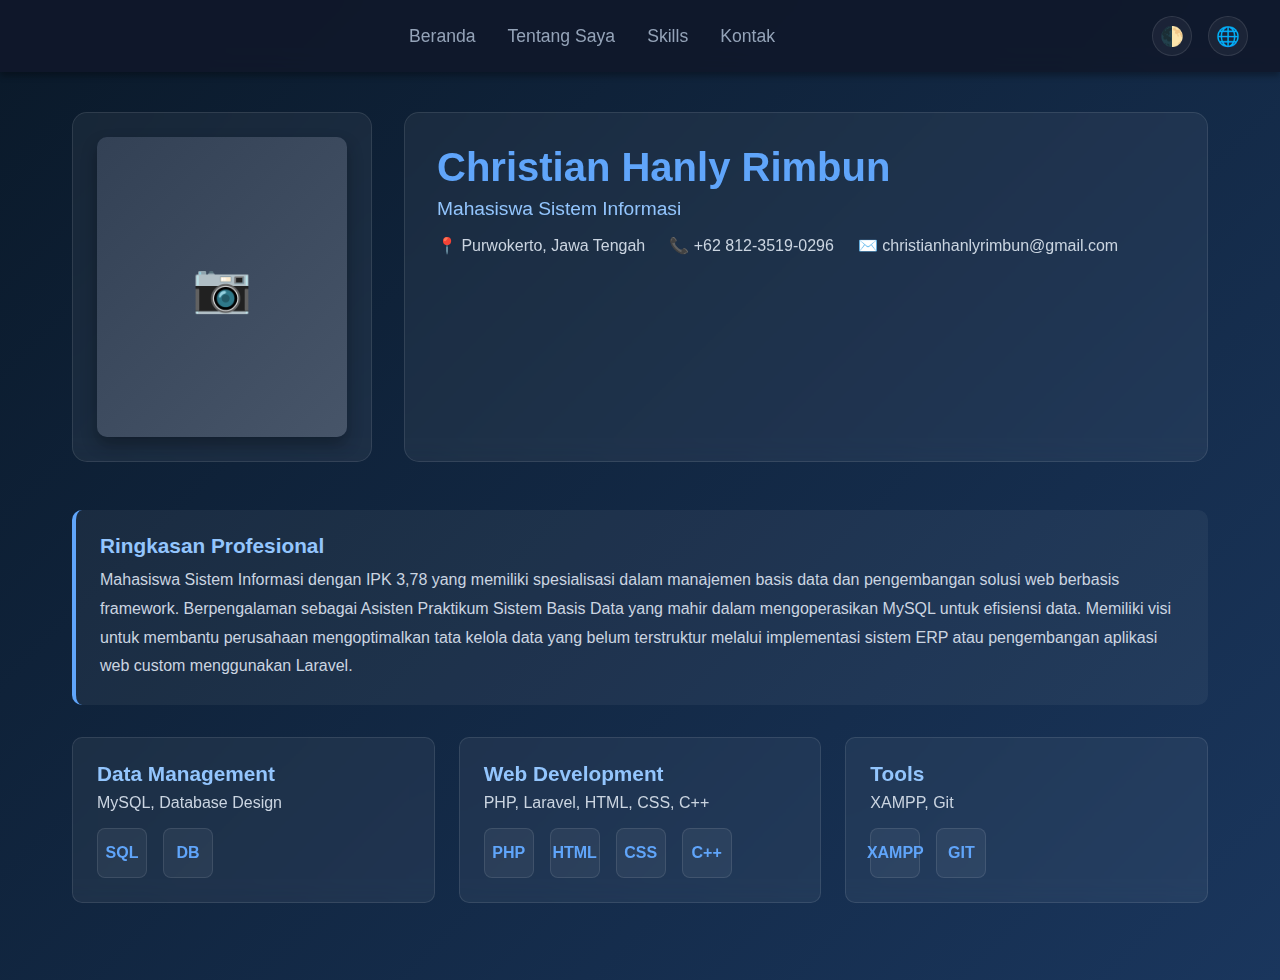
<file: index.html>
<!DOCTYPE html>
<html lang="id">
<head>
    <meta charset="UTF-8">
    <meta name="viewport" content="width=device-width, initial-scale=1.0">
    <title>Portfolio - Christian Hanly Rimbun</title>
    <link rel="stylesheet" href="assets/css/style.css">
</head>
<body>

<nav>
    <ul class="nav-links">
        <li><a href="index.html" class="active">Beranda</a></li>
        <li><a href="tentangsaya.html">Tentang Saya</a></li>
        <li><a href="skill.html">Skills</a></li>
        <li><a href="kontak.html">Kontak</a></li>
    </ul>
     <div class="nav-controls">
            <button class="control-btn" onclick="toggleTheme()" title="Toggle Theme">🌓</button>
            <button class="control-btn" onclick="openLanguageModal()" title="Change Language">🌐</button>
        </div>
</nav>
<div id="languageModal" class="modal">
        <div class="modal-content">
            <div class="modal-header">
                <h3 data-lang-id="modal-title" data-lang-en="Select Language">Pilih Bahasa</h3>
                <button class="close-modal" onclick="closeLanguageModal()">×</button>
            </div>
            <div class="language-option" onclick="changeLanguage('id')">
                <span style="font-size: 2rem;">🇮🇩</span>
                <div>
                    <strong>Bahasa Indonesia</strong>
                    <p style="font-size: 0.9rem; color: var(--text-muted);">Indonesian</p>
                </div>
            </div>
            <div class="language-option" onclick="changeLanguage('en')">
                <span style="font-size: 2rem;">🇬🇧</span>
                <div>
                    <strong>English</strong>
                    <p style="font-size: 0.9rem; color: var(--text-muted);">English</p>
                </div>
            </div>
        </div>
    </div>

  <div class="container">
        <!-- BERANDA -->
        <div id="beranda" class="section active">
            <div class="hero">
                <div class="photo-container">
                    <div class="photo-placeholder">📷</div>
                </div>
                <div class="info-container">
                    <h1>Christian Hanly Rimbun</h1>
                    <p style="font-size: 1.2rem; color: var(--accent-secondary); margin-bottom: 1rem;" data-lang-id="title" data-lang-en="Information Systems Student">Mahasiswa Sistem Informasi</p>
                    <div class="contact-info">
                        <div class="contact-item">📍 Purwokerto, Jawa Tengah</div>
                        <div class="contact-item">📞 +62 812-3519-0296</div>
                        <div class="contact-item">✉️ christianhanlyrimbun@gmail.com</div>
                    </div>
                </div>
            </div>

            <div class="summary">
                <h3 data-lang-id="summary-title" data-lang-en="Professional Summary">Ringkasan Profesional</h3>
                <p style="line-height: 1.8; color: var(--text-secondary);" data-lang-id="summary-text" data-lang-en="Information Systems student with a GPA of 3.78 specializing in database management and framework-based web solution development. Experienced as a Database Systems Practicum Assistant proficient in operating MySQL for data efficiency. Has a vision to help companies optimize unstructured data governance through ERP system implementation or custom web application development using Laravel.">
                    Mahasiswa Sistem Informasi dengan IPK 3,78 yang memiliki spesialisasi dalam manajemen basis data dan pengembangan solusi web berbasis framework. Berpengalaman sebagai Asisten Praktikum Sistem Basis Data yang mahir dalam mengoperasikan MySQL untuk efisiensi data. Memiliki visi untuk membantu perusahaan mengoptimalkan tata kelola data yang belum terstruktur melalui implementasi sistem ERP atau pengembangan aplikasi web custom menggunakan Laravel.
                </p>
            </div>

            <div class="skills-grid">
                <div class="skill-card">
                    <h3 data-lang-id="skill1-title" data-lang-en="Data Management">Data Management</h3>
                    <p style="color: var(--text-secondary);">MySQL, Database Design</p>
                    <div class="skill-icons">
                        <div class="skill-icon" title="MySQL">SQL</div>
                        <div class="skill-icon" title="Database">DB</div>
                    </div>
                </div>
                <div class="skill-card">
                    <h3 data-lang-id="skill2-title" data-lang-en="Web Development">Web Development</h3>
                    <p style="color: var(--text-secondary);">PHP, Laravel, HTML, CSS, C++</p>
                    <div class="skill-icons">
                        <div class="skill-icon" title="PHP">PHP</div>
                        <div class="skill-icon" title="HTML">HTML</div>
                        <div class="skill-icon" title="CSS">CSS</div>
                        <div class="skill-icon" title="C++">C++</div>
                    </div>
                </div>
                <div class="skill-card">
                    <h3 data-lang-id="skill3-title" data-lang-en="Tools">Tools</h3>
                    <p style="color: var(--text-secondary);">XAMPP, Git</p>
                    <div class="skill-icons">
                        <div class="skill-icon" title="XAMPP">XAMPP</div>
                        <div class="skill-icon" title="Git">GIT</div>
                    </div>
                </div>
            </div>
        </div>

<script src="assets/js/script.js"></script>
</body>
</html>
</file>
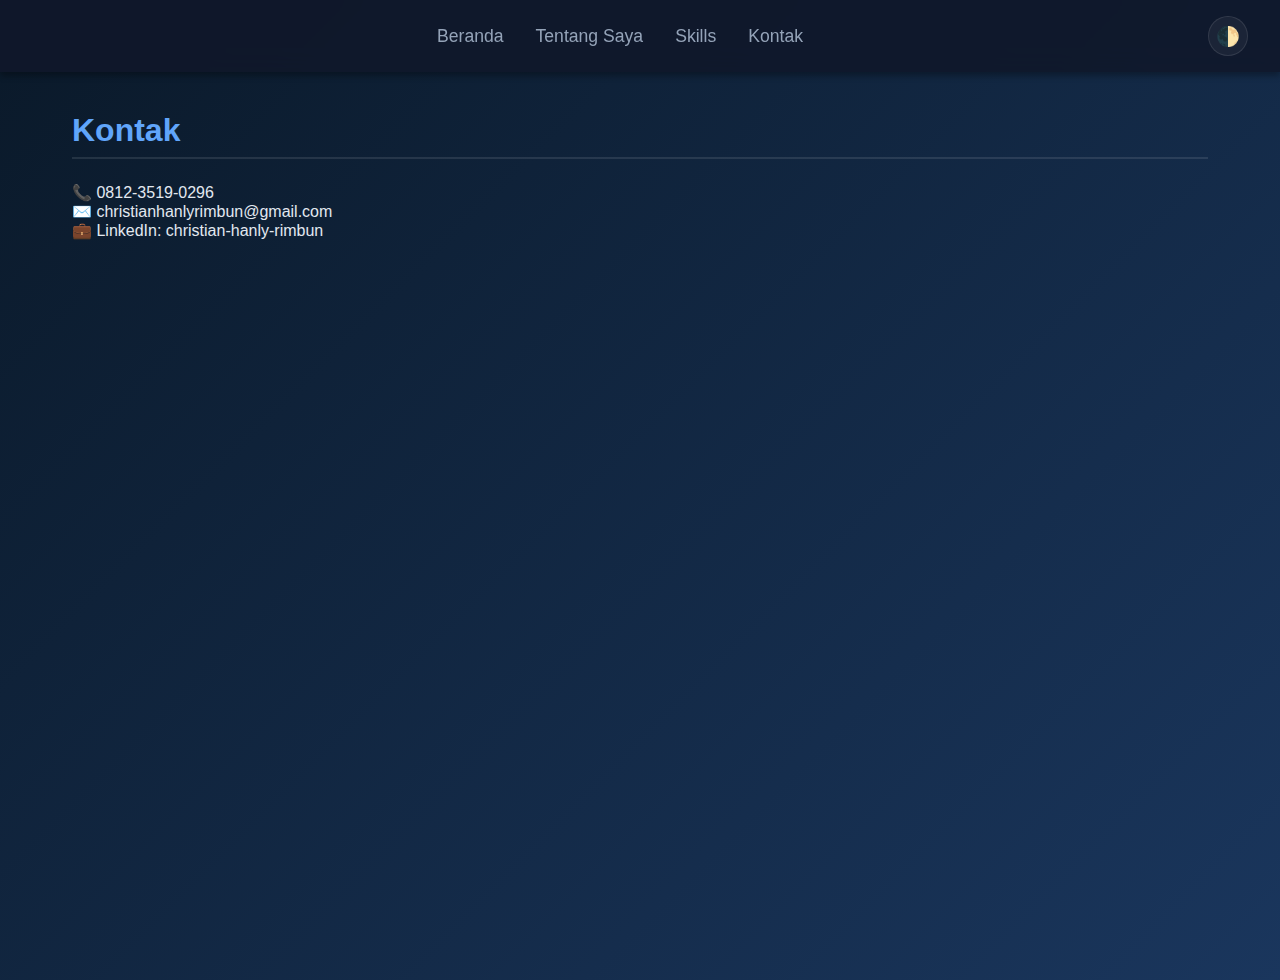
<file: kontak.html>
<!DOCTYPE html>
<html lang="id">
<head>
    <meta charset="UTF-8">
    <meta name="viewport" content="width=device-width, initial-scale=1.0">
    <title>Kontak</title>
    <link rel="stylesheet" href="assets/css/style.css">
</head>
<body>

<nav>
    <ul class="nav-links">
        <li><a href="index.html">Beranda</a></li>
        <li><a href="tentangsaya.html">Tentang Saya</a></li>
        <li><a href="skill.html">Skills</a></li>
        <li><a href="kontak.html" class="active">Kontak</a></li>
    </ul>
    <button class="control-btn" onclick="toggleTheme()">🌓</button>
</nav>

<div class="container">
    <div class="card">
        <h2>Kontak</h2>
        <p>📞 0812-3519-0296</p>
        <p>✉️ christianhanlyrimbun@gmail.com</p>
        <p>💼 LinkedIn: christian-hanly-rimbun</p>
    </div>
</div>

<script src="assets/js/script.js"></script>
</body>
</html>
</file>
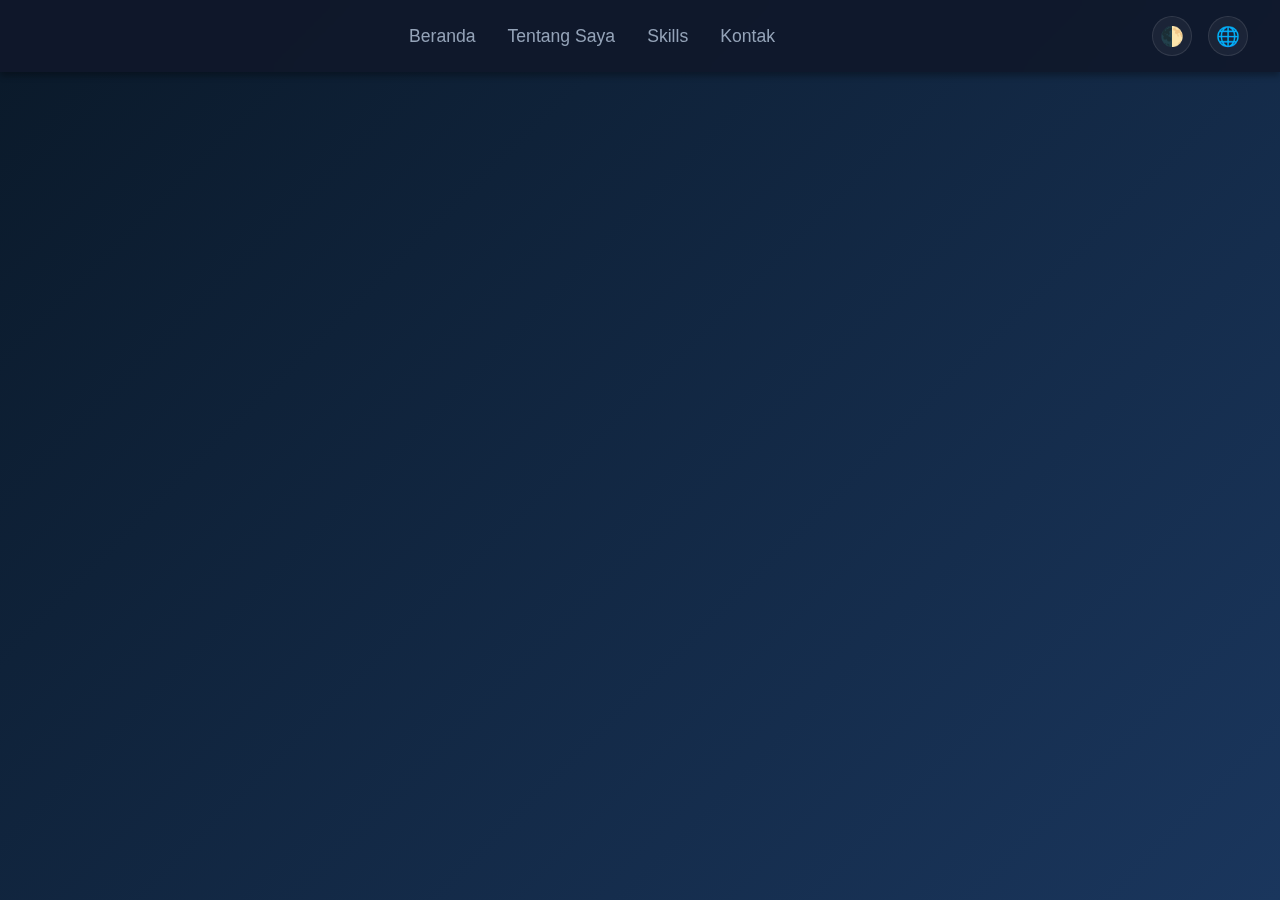
<file: skill.html>
<!DOCTYPE html>
<html lang="id">
<head>
    <meta charset="UTF-8">
    <meta name="viewport" content="width=device-width, initial-scale=1.0">
    <title>Skills</title>
    <link rel="stylesheet" href="assets/css/style.css">
</head>
<body>

<nav>
    <ul class="nav-links">
        <li><a href="index.html">Beranda</a></li>
        <li><a href="tentangsaya.html">Tentang Saya</a></li>
        <li><a href="skill.html" class="active">Skills</a></li>
        <li><a href="kontak.html">Kontak</a></li>
    </ul>
     <div class="nav-controls">
            <button class="control-btn" onclick="toggleTheme()" title="Toggle Theme">🌓</button>
            <button class="control-btn" onclick="openLanguageModal()" title="Change Language">🌐</button>
        </div>
</nav>
<div id="languageModal" class="modal">
        <div class="modal-content">
            <div class="modal-header">
                <h3 data-lang-id="modal-title" data-lang-en="Select Language">Pilih Bahasa</h3>
                <button class="close-modal" onclick="closeLanguageModal()">×</button>
            </div>
            <div class="language-option" onclick="changeLanguage('id')">
                <span style="font-size: 2rem;">🇮🇩</span>
                <div>
                    <strong>Bahasa Indonesia</strong>
                    <p style="font-size: 0.9rem; color: var(--text-muted);">Indonesian</p>
                </div>
            </div>
            <div class="language-option" onclick="changeLanguage('en')">
                <span style="font-size: 2rem;">🇬🇧</span>
                <div>
                    <strong>English</strong>
                    <p style="font-size: 0.9rem; color: var(--text-muted);">English</p>
                </div>
            </div>
        </div>
    </div>

 <div id="skill" class="section">
            <h2 data-lang-id="skills-page-title" data-lang-en="Skills & Expertise">Skills & Keahlian</h2>

            <div class="experience-item">
                <div class="item-image">💾</div>
                <div class="item-content">
                    <h3 data-lang-id="skilldet1-title" data-lang-en="Data Management">Data Management</h3>
                    <p style="color: var(--text-secondary); line-height: 1.8; margin-top: 1rem;" data-lang-id="skilldet1-desc" data-lang-en="Have intermediate level skills in MySQL for managing and optimizing databases. Experienced in designing efficient database architectures, creating complex queries, and performing data normalization. Able to identify performance bottlenecks and implement optimization solutions to improve data access speed.">
                        Memiliki kemampuan tingkat intermediate dalam MySQL untuk mengelola dan mengoptimalkan basis data. Berpengalaman dalam merancang arsitektur database yang efisien, membuat query kompleks, dan melakukan normalisasi data. Mampu mengidentifikasi bottleneck performa dan mengimplementasikan solusi optimasi untuk meningkatkan kecepatan akses data.
                    </p>
                    <div class="skill-icons">
                        <div class="skill-icon" title="MySQL">MySQL</div>
                        <div class="skill-icon" title="Database Design">DB</div>
                    </div>
                </div>
            </div>

            <div class="experience-item">
                <div class="item-image">🌐</div>
                <div class="item-content">
                    <h3 data-lang-id="skilldet2-title" data-lang-en="Web Development">Web Development</h3>
                    <p style="color: var(--text-secondary); line-height: 1.8; margin-top: 1rem;" data-lang-id="skilldet2-desc" data-lang-en="Master full-stack web development using PHP and Laravel framework. Able to build scalable web applications with MVC architecture. Have a strong understanding of HTML and CSS to create responsive and attractive user interfaces. Also have basic C++ programming for desktop application development and algorithm understanding.">
                        Menguasai pengembangan web full-stack menggunakan PHP dan framework Laravel. Mampu membangun aplikasi web yang scalable dengan arsitektur MVC. Memiliki pemahaman yang kuat tentang HTML dan CSS untuk membuat antarmuka pengguna yang responsif dan menarik. Juga memiliki dasar pemrograman C++ untuk pengembangan aplikasi desktop dan pemahaman algoritma.
                    </p>
                    <div class="skill-icons">
                        <div class="skill-icon" title="PHP">PHP</div>
                        <div class="skill-icon" title="Laravel">LVL</div>
                        <div class="skill-icon" title="HTML">HTML</div>
                        <div class="skill-icon" title="CSS">CSS</div>
                        <div class="skill-icon" title="C++">C++</div>
                    </div>
                </div>
            </div>

            <div class="experience-item">
                <div class="item-image">🛠️</div>
                <div class="item-content">
                    <h3 data-lang-id="skilldet3-title" data-lang-en="Development Tools">Development Tools</h3>
                    <p style="color: var(--text-secondary); line-height: 1.8; margin-top: 1rem;" data-lang-id="skilldet3-desc" data-lang-en="Familiar with using XAMPP as a local development environment for PHP and MySQL based web applications. Master Git for version control and collaboration in development teams. Understand Git workflow including branching, merging, and conflict resolution to ensure clean and organized code.">
                        Terbiasa menggunakan XAMPP sebagai environment pengembangan lokal untuk aplikasi web berbasis PHP dan MySQL. Menguasai Git untuk version control dan kolaborasi dalam tim development. Memahami workflow Git termasuk branching, merging, dan penyelesaian konflik untuk memastikan kode yang bersih dan terorganisir.
                    </p>
                    <div class="skill-icons">
                        <div class="skill-icon" title="XAMPP">XAMPP</div>
                        <div class="skill-icon" title="Git">GIT</div>
                    </div>
                </div>
            </div>

            <div class="skills-grid">
                <div class="skill-card">
                    <h3 data-lang-id="softskill-title" data-lang-en="Soft Skills">Soft Skills</h3>
                    <ul style="margin-top: 1rem; padding-left: 1.5rem; color: var(--text-secondary);">
                        <li data-lang-id="soft1" data-lang-en="System Analysis (Basic)">Analisis Sistem (Dasar)</li>
                        <li data-lang-id="soft2" data-lang-en="Problem Solving (Beginner)">Problem Solving (Pemula)</li>
                        <li data-lang-id="soft3" data-lang-en="Teamwork">Kerja Sama Tim</li>
                    </ul>
                </div>
                <div class="skill-card">
                    <h3 data-lang-id="language-title" data-lang-en="Languages">Bahasa</h3>
                    <ul style="margin-top: 1rem; padding-left: 1.5rem; color: var(--text-secondary);">
                        <li data-lang-id="lang1" data-lang-en="Indonesian (Native)">Bahasa Indonesia (Native)</li>
                        <li data-lang-id="lang2" data-lang-en="English (Intermediate)">Bahasa Inggris (Intermediate)</li>
                    </ul>
                </div>
            </div>
        </div>

<script src="assets/js/script.js"></script>
</body>
</html>
</file>
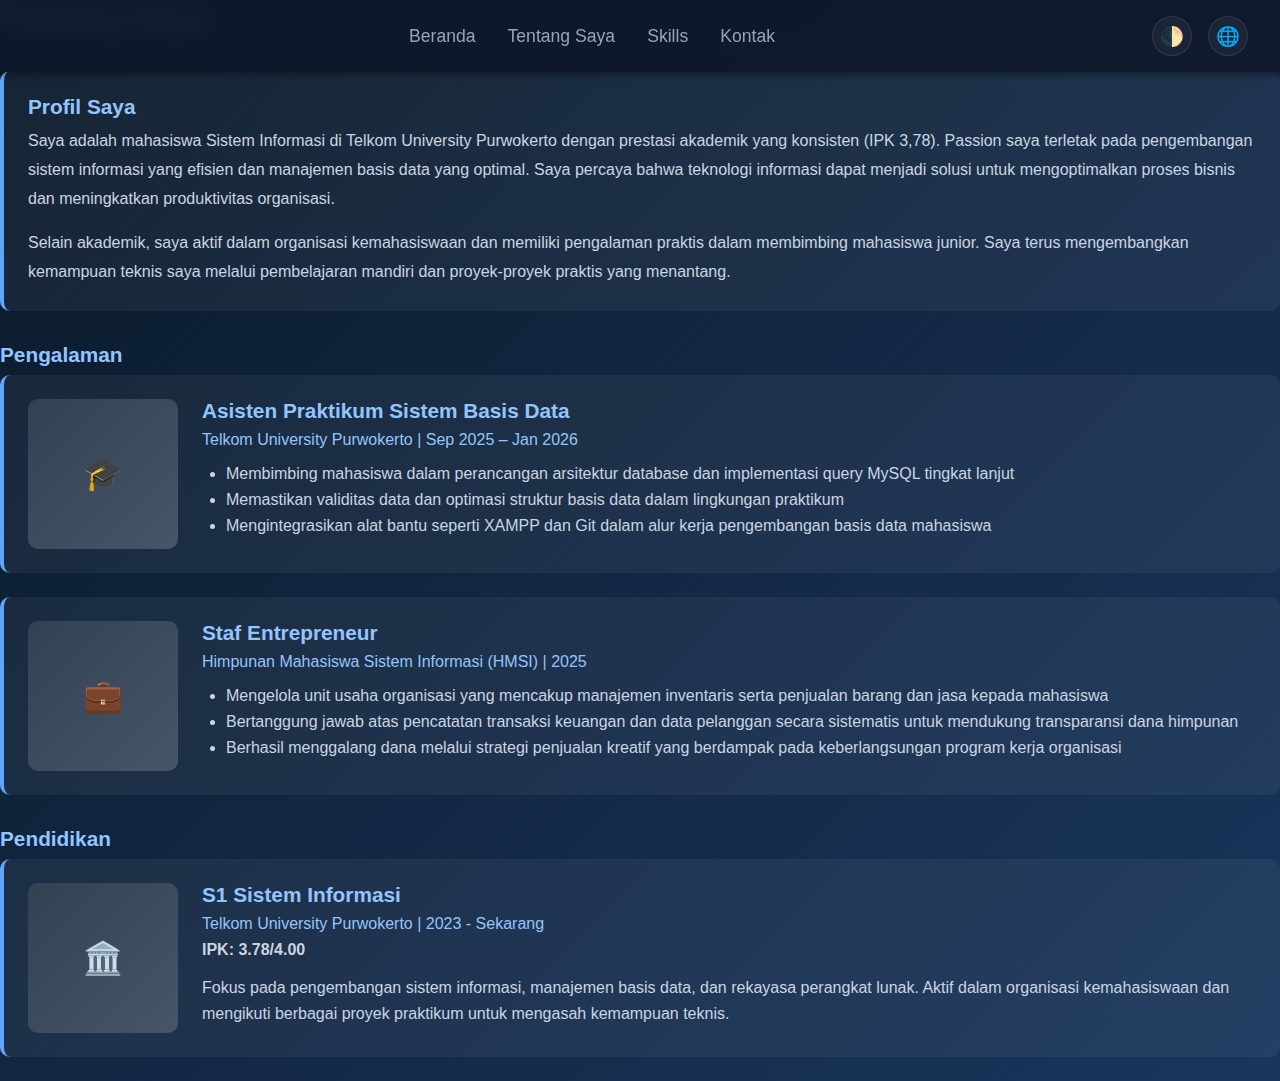
<file: tentangsaya.html>
<!DOCTYPE html>
<html lang="id">
<head>
    <meta charset="UTF-8">
    <meta name="viewport" content="width=device-width, initial-scale=1.0">
    <title>Tentang Saya</title>
    <link rel="stylesheet" href="assets/css/style.css">
</head>
<body>

<nav>
    <ul class="nav-links">
        <li><a href="index.html">Beranda</a></li>
        <li><a href="tentangsaya.html" class="active">Tentang Saya</a></li>
        <li><a href="skill.html">Skills</a></li>
        <li><a href="kontak.html">Kontak</a></li>
    </ul>
     <div class="nav-controls">
            <button class="control-btn" onclick="toggleTheme()" title="Toggle Theme">🌓</button>
            <button class="control-btn" onclick="openLanguageModal()" title="Change Language">🌐</button>
        </div>
</nav>
<div id="languageModal" class="modal">
        <div class="modal-content">
            <div class="modal-header">
                <h3 data-lang-id="modal-title" data-lang-en="Select Language">Pilih Bahasa</h3>
                <button class="close-modal" onclick="closeLanguageModal()">×</button>
            </div>
            <div class="language-option" onclick="changeLanguage('id')">
                <span style="font-size: 2rem;">🇮🇩</span>
                <div>
                    <strong>Bahasa Indonesia</strong>
                    <p style="font-size: 0.9rem; color: var(--text-muted);">Indonesian</p>
                </div>
            </div>
            <div class="language-option" onclick="changeLanguage('en')">
                <span style="font-size: 2rem;">🇬🇧</span>
                <div>
                    <strong>English</strong>
                    <p style="font-size: 0.9rem; color: var(--text-muted);">English</p>
                </div>
            </div>
        </div>
    </div>

<div id="tentang" class="section active">
            <h2 data-lang-id="about-title" data-lang-en="About Me">Tentang Saya</h2>
            
            <div class="summary">
                <h3 data-lang-id="profile-title" data-lang-en="My Profile">Profil Saya</h3>
                <p style="line-height: 1.8; color: var(--text-secondary);" data-lang-id="profile-text1" data-lang-en="I am an Information Systems student at Telkom University Purwokerto with consistent academic achievements (GPA 3.78). My passion lies in developing efficient information systems and optimal database management. I believe that information technology can be a solution to optimize business processes and increase organizational productivity.">
                    Saya adalah mahasiswa Sistem Informasi di Telkom University Purwokerto dengan prestasi akademik yang konsisten (IPK 3,78). Passion saya terletak pada pengembangan sistem informasi yang efisien dan manajemen basis data yang optimal. Saya percaya bahwa teknologi informasi dapat menjadi solusi untuk mengoptimalkan proses bisnis dan meningkatkan produktivitas organisasi.
                </p>
                <p style="line-height: 1.8; color: var(--text-secondary); margin-top: 1rem;" data-lang-id="profile-text2" data-lang-en="In addition to academics, I am active in student organizations and have practical experience in mentoring junior students. I continue to develop my technical skills through self-learning and challenging practical projects.">
                    Selain akademik, saya aktif dalam organisasi kemahasiswaan dan memiliki pengalaman praktis dalam membimbing mahasiswa junior. Saya terus mengembangkan kemampuan teknis saya melalui pembelajaran mandiri dan proyek-proyek praktis yang menantang.
                </p>
            </div>

            <h3 style="margin-top: 2rem;" data-lang-id="experience-title" data-lang-en="Experience">Pengalaman</h3>
            
            <div class="experience-item">
                <div class="item-image">🎓</div>
                <div class="item-content">
                    <h3 data-lang-id="exp1-title" data-lang-en="Database Systems Practicum Assistant">Asisten Praktikum Sistem Basis Data</h3>
                    <p style="color: var(--accent-secondary);">Telkom University Purwokerto | Sep 2025 – Jan 2026</p>
                    <ul>
                        <li data-lang-id="exp1-desc1" data-lang-en="Guide students in database architecture design and advanced MySQL query implementation">Membimbing mahasiswa dalam perancangan arsitektur database dan implementasi query MySQL tingkat lanjut</li>
                        <li data-lang-id="exp1-desc2" data-lang-en="Ensure data validity and database structure optimization in practicum environment">Memastikan validitas data dan optimasi struktur basis data dalam lingkungan praktikum</li>
                        <li data-lang-id="exp1-desc3" data-lang-en="Integrate tools such as XAMPP and Git in student database development workflow">Mengintegrasikan alat bantu seperti XAMPP dan Git dalam alur kerja pengembangan basis data mahasiswa</li>
                    </ul>
                </div>
            </div>

            <div class="experience-item">
                <div class="item-image">💼</div>
                <div class="item-content">
                    <h3 data-lang-id="exp2-title" data-lang-en="Entrepreneur Staff">Staf Entrepreneur</h3>
                    <p style="color: var(--accent-secondary);" data-lang-id="exp2-org" data-lang-en="Information Systems Student Association (HMSI) | 2025">Himpunan Mahasiswa Sistem Informasi (HMSI) | 2025</p>
                    <ul>
                        <li data-lang-id="exp2-desc1" data-lang-en="Manage organizational business units including inventory management and sales of goods and services to students">Mengelola unit usaha organisasi yang mencakup manajemen inventaris serta penjualan barang dan jasa kepada mahasiswa</li>
                        <li data-lang-id="exp2-desc2" data-lang-en="Responsible for systematically recording financial transactions and customer data to support association fund transparency">Bertanggung jawab atas pencatatan transaksi keuangan dan data pelanggan secara sistematis untuk mendukung transparansi dana himpunan</li>
                        <li data-lang-id="exp2-desc3" data-lang-en="Successfully raised funds through creative sales strategies that impacted the sustainability of organizational work programs">Berhasil menggalang dana melalui strategi penjualan kreatif yang berdampak pada keberlangsungan program kerja organisasi</li>
                    </ul>
                </div>
            </div>

            <h3 style="margin-top: 2rem;" data-lang-id="education-title" data-lang-en="Education">Pendidikan</h3>
            
            <div class="education-item">
                <div class="item-image">🏛️</div>
                <div class="item-content">
                    <h3 data-lang-id="edu-title" data-lang-en="Bachelor of Information Systems">S1 Sistem Informasi</h3>
                    <p style="color: var(--accent-secondary);" data-lang-id="edu-period" data-lang-en="Telkom University Purwokerto | 2023 - Present">Telkom University Purwokerto | 2023 - Sekarang</p>
                    <p style="color: var(--text-secondary); margin-top: 0.5rem;"><strong>IPK: 3.78/4.00</strong></p>
                    <p style="color: var(--text-secondary); margin-top: 1rem; line-height: 1.6;" data-lang-id="edu-desc" data-lang-en="Focus on information systems development, database management, and software engineering. Active in student organizations and participate in various practicum projects to hone technical skills.">
                        Fokus pada pengembangan sistem informasi, manajemen basis data, dan rekayasa perangkat lunak. Aktif dalam organisasi kemahasiswaan dan mengikuti berbagai proyek praktikum untuk mengasah kemampuan teknis.
                    </p>
                </div>
            </div>
        </div>


<script src="assets/js/script.js"></script>
</body>
</html>
</file>
<file: assets/css/style.css>
* {
            margin: 0;
            padding: 0;
            box-sizing: border-box;
        }
        

        :root {
            --bg-primary: linear-gradient(135deg, #0a1929 0%, #1a365d 100%);
            --bg-secondary: rgba(15, 23, 42, 0.9);
            --bg-card: rgba(255, 255, 255, 0.05);
            --text-primary: #e2e8f0;
            --text-secondary: #cbd5e1;
            --text-muted: #94a3b8;
            --accent-primary: #60a5fa;
            --accent-secondary: #93c5fd;
            --border-color: rgba(255, 255, 255, 0.1);
            --shadow: rgba(0, 0, 0, 0.3);
        }

        body.light-theme {
            --bg-primary: linear-gradient(135deg, #f0f9ff 0%, #e0f2fe 100%);
            --bg-secondary: rgba(255, 255, 255, 0.95);
            --bg-card: rgba(96, 165, 250, 0.05);
            --text-primary: #0f172a;
            --text-secondary: #334155;
            --text-muted: #64748b;
            --accent-primary: #2563eb;
            --accent-secondary: #3b82f6;
            --border-color: rgba(96, 165, 250, 0.2);
            --shadow: rgba(0, 0, 0, 0.1);
        }

        body {
            font-family: 'Segoe UI', Tahoma, Geneva, Verdana, sans-serif;
            background: var(--bg-primary);
            color: var(--text-primary);
            min-height: 100vh;
            transition: all 0.3s ease;
        }

        nav {
            background: var(--bg-secondary);
            padding: 1rem 2rem;
            position: fixed;
            width: 100%;
            top: 0;
            z-index: 1000;
            -webkit-backdrop-filter: blur(10px);
            backdrop-filter: blur(10px);
            box-shadow: 0 4px 6px var(--shadow);
            display: flex;
            justify-content: space-between;
            align-items: center;
        }

        .nav-links {
            list-style: none;
            display: flex;
            gap: 2rem;
            flex: 1;
            justify-content: center;
        }

        .nav-links a {
            color: var(--text-muted);
            text-decoration: none;
            font-weight: 500;
            transition: color 0.3s;
            font-size: 1.1rem;
        }

        .nav-links a:hover {
            color: var(--accent-primary);
        }

        .nav-controls {
            display: flex;
            gap: 1rem;
            align-items: center;
        }

        .control-btn {
            background: var(--bg-card);
            border: 1px solid var(--border-color);
            color: var(--text-primary);
            width: 40px;
            height: 40px;
            border-radius: 50%;
            cursor: pointer;
            display: flex;
            align-items: center;
            justify-content: center;
            font-size: 1.2rem;
            transition: all 0.3s;
        }

        .control-btn:hover {
            background: var(--accent-primary);
            transform: scale(1.1);
        }

        .hamburger {
            display: none;
            flex-direction: column;
            gap: 4px;
            cursor: pointer;
            padding: 5px;
        }

        .hamburger span {
            width: 25px;
            height: 3px;
            background: var(--text-primary);
            border-radius: 2px;
            transition: all 0.3s;
        }

        .modal {
            display: none;
            position: fixed;
            top: 0;
            left: 0;
            width: 100%;
            height: 100%;
            background: rgba(0, 0, 0, 0.7);
            z-index: 2000;
            align-items: center;
            justify-content: center;
        }

        .modal.active {
            display: flex;
        }

        .modal-content {
            background: var(--bg-secondary);
            padding: 2rem;
            border-radius: 15px;
            max-width: 400px;
            width: 90%;
            box-shadow: 0 10px 40px var(--shadow);
        }

        .modal-header {
            display: flex;
            justify-content: space-between;
            align-items: center;
            margin-bottom: 1.5rem;
        }

        .modal-header h3 {
            color: var(--accent-primary);
        }

        .close-modal {
            background: none;
            border: none;
            font-size: 1.5rem;
            cursor: pointer;
            color: var(--text-muted);
        }

        .language-option {
            padding: 1rem;
            margin: 0.5rem 0;
            background: var(--bg-card);
            border: 1px solid var(--border-color);
            border-radius: 10px;
            cursor: pointer;
            transition: all 0.3s;
            display: flex;
            align-items: center;
            gap: 1rem;
        }

        .language-option:hover {
            background: var(--accent-primary);
            color: white;
            transform: translateX(10px);
        }

        .container {
            max-width: 1200px;
            margin: 80px auto 0;
            padding: 2rem;
        }

        .section {
            display: none;
            animation: fadeIn 0.5s;
        }

        .section.active {
            display: block;
        }

        @keyframes fadeIn {
            from { opacity: 0; transform: translateY(20px); }
            to { opacity: 1; transform: translateY(0); }
        }

        .hero {
            display: grid;
            grid-template-columns: 300px 1fr;
            gap: 2rem;
            margin-bottom: 3rem;
        }

        .photo-container {
            background: var(--bg-card);
            border-radius: 15px;
            padding: 1.5rem;
            -webkit-backdrop-filter: blur(10px);
            backdrop-filter: blur(10px);
            border: 1px solid var(--border-color);
            height: fit-content;
        }

        .profile-photo {
            width: 100%;
            height: 300px;        
            object-fit: cover;   
            border-radius: 10px;
            display: block;
            box-shadow: 0 8px 16px var(--shadow);
        }
        .photo-placeholder {
            width: 100%;
            height: 300px;
            background: linear-gradient(135deg, #334155 0%, #475569 100%);
            border-radius: 10px;
            display: flex;
            align-items: center;
            justify-content: center;
            color: var(--text-muted);
            font-size: 3rem;
            box-shadow: 0 8px 16px var(--shadow);
        }

        .info-container {
            background: var(--bg-card);
            border-radius: 15px;
            padding: 2rem;
            -webkit-backdrop-filter: blur(10px);
            backdrop-filter: blur(10px);
            border: 1px solid var(--border-color);
        }

        h1 {
            color: var(--accent-primary);
            font-size: 2.5rem;
            margin-bottom: 0.5rem;
        }

        h2 {
            color: var(--accent-primary);
            font-size: 2rem;
            margin-bottom: 1.5rem;
            border-bottom: 2px solid var(--border-color);
            padding-bottom: 0.5rem;
        }

        h3 {
            color: var(--accent-secondary);
            font-size: 1.3rem;
            margin-bottom: 0.5rem;
        }

        .contact-info {
            display: flex;
            gap: 1.5rem;
            margin: 1rem 0;
            flex-wrap: wrap;
        }

        .contact-item {
            color: var(--text-secondary);
        }

        .summary {
            background: var(--bg-card);
            padding: 1.5rem;
            border-radius: 10px;
            margin-top: 1.5rem;
            border-left: 4px solid var(--accent-primary);
        }

        .skills-grid {
            display: grid;
            grid-template-columns: repeat(auto-fit, minmax(250px, 1fr));
            gap: 1.5rem;
            margin-top: 2rem;
        }

        .skill-card {
            background: var(--bg-card);
            padding: 1.5rem;
            border-radius: 10px;
            -webkit-backdrop-filter: blur(10px);
            backdrop-filter: blur(10px);
            border: 1px solid var(--border-color);
        }

        .skill-icons {
            display: flex;
            gap: 1rem;
            margin-top: 1rem;
            flex-wrap: wrap;
        }

        .skill-icon {
            width: 50px;
            height: 50px;
            background: var(--bg-card);
            border: 1px solid var(--border-color);
            border-radius: 8px;
            display: flex;
            align-items: center;
            justify-content: center;
            font-weight: bold;
            color: var(--accent-primary);
            transition: transform 0.3s;
        }

        .skill-icon:hover {
            transform: translateY(-5px);
            background: var(--accent-primary);
            color: white;
        }

        .experience-item, .education-item {
            background: var(--bg-card);
            padding: 1.5rem;
            border-radius: 10px;
            margin-bottom: 1.5rem;
            border-left: 4px solid var(--accent-primary);
            display: grid;
            grid-template-columns: 150px 1fr;
            gap: 1.5rem;
        }

        .item-image {
            width: 150px;
            height: 150px;
            background: linear-gradient(135deg, #334155 0%, #475569 100%);
            border-radius: 10px;
            display: flex;
            align-items: center;
            justify-content: center;
            color: var(--text-muted);
            font-size: 2rem;
        }

        .item-content ul {
            margin-top: 1rem;
            padding-left: 1.5rem;
        }

        .item-content li {
            margin-bottom: 0.5rem;
            color: var(--text-secondary);
        }

        .contact-section {
            background: var(--bg-card);
            padding: 2rem;
            border-radius: 15px;
            -webkit-backdrop-filter: blur(10px);
            backdrop-filter: blur(10px);
            border: 1px solid var(--border-color);
        }

        .contact-links {
            display: flex;
            flex-direction: column;
            gap: 1.5rem;
            margin-top: 2rem;
        }

        .contact-link {
            background: var(--bg-card);
            padding: 1.5rem;
            border-radius: 10px;
            border: 1px solid var(--border-color);
            transition: all 0.3s;
        }

        .contact-link:hover {
            background: var(--accent-primary);
            color: white;
            transform: translateX(10px);
        }

        .contact-link a {
            color: var(--accent-primary);
            text-decoration: none;
            font-size: 1.1rem;
        }

        .contact-link:hover a {
            color: white;
        }

        @media (max-width: 768px) {
            .hero {
                grid-template-columns: 1fr;
            }
            
            .experience-item, .education-item {
                grid-template-columns: 1fr;
            }

            .nav-links {
                display: none;
                flex-direction: column;
                position: absolute;
                top: 70px;
                left: 0;
                right: 0;
                background: var(--bg-secondary);
                padding: 1rem;
                box-shadow: 0 4px 6px var(--shadow);
            }

            .nav-links.active {
                display: flex;
            }

            .hamburger {
                display: flex;
            }

            nav {
                flex-wrap: wrap;
            }

            .container {
                padding: 1rem;
            }

            h1 {
                font-size: 2rem;
            }

            h2 {
                font-size: 1.5rem;
            }
        }

        @media (max-width: 480px) {
            .control-btn {
                width: 35px;
                height: 35px;
                font-size: 1rem;
            }

            .nav-controls {
                gap: 0.5rem;
            }
        }
</file>
